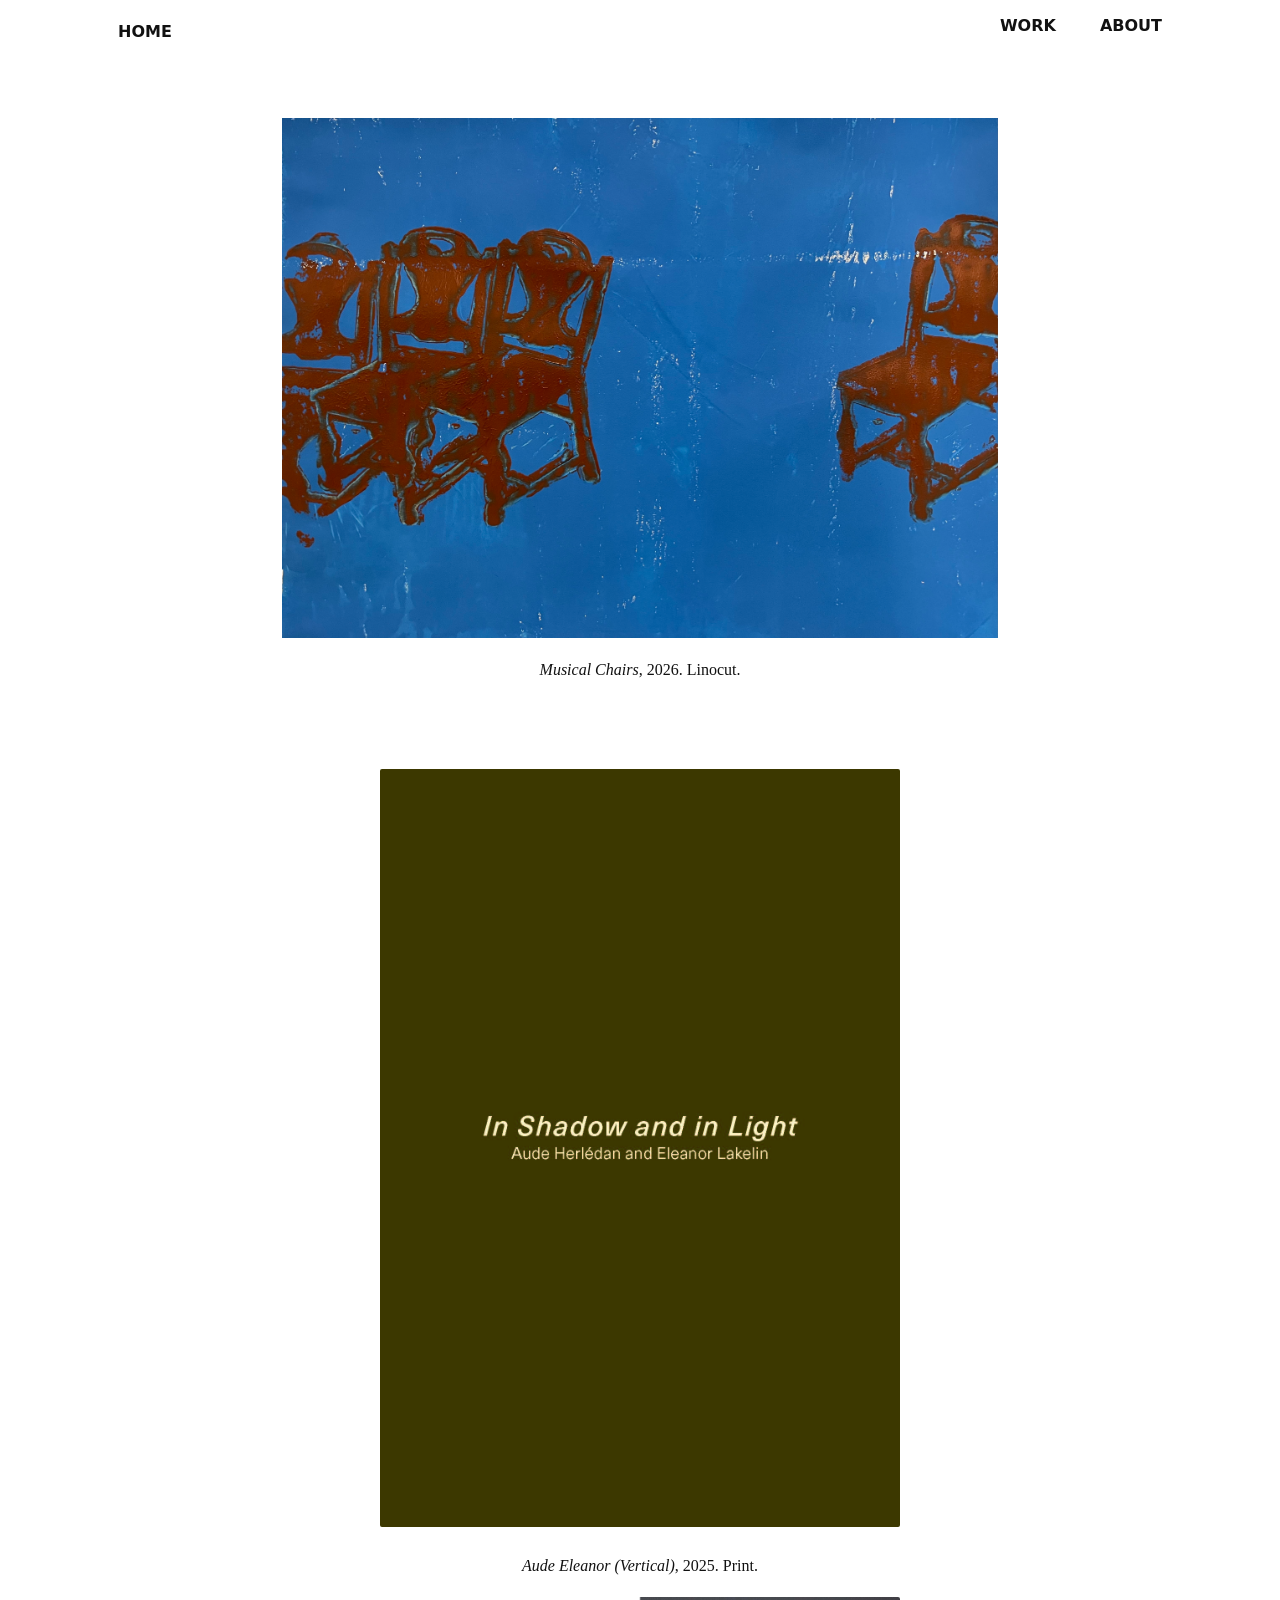
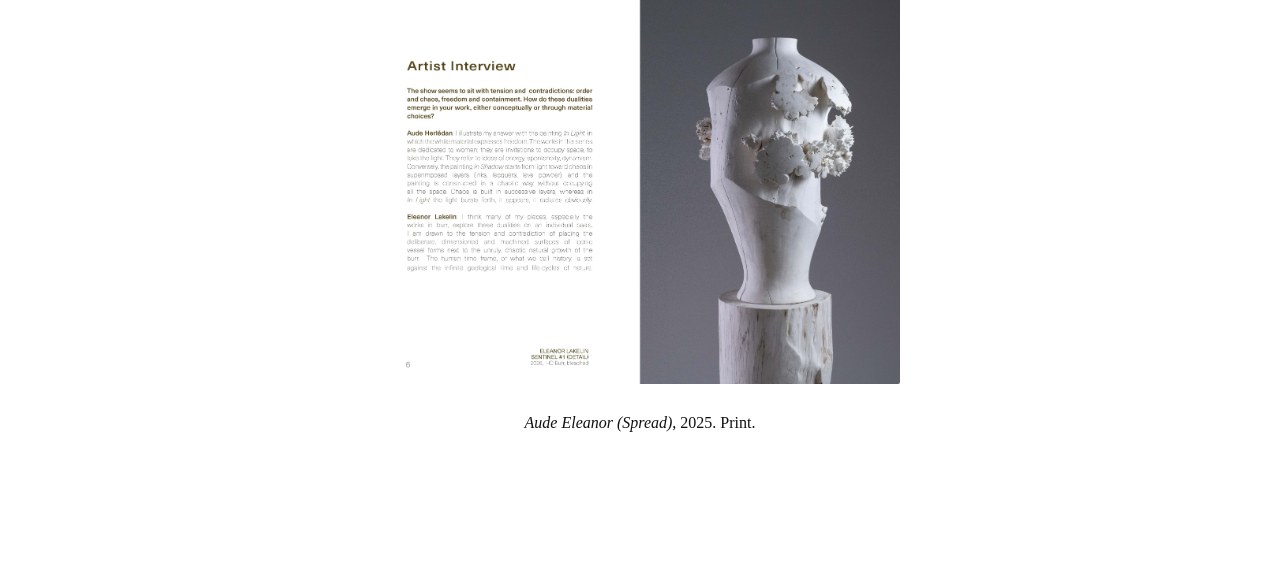
<file: index.html>
<!doctype html>
<html lang="en">
<head>
  <meta charset="utf-8" />
  <meta name="viewport" content="width=device-width,initial-scale=1" />
  <title>Michael Butler — Home</title>
  <link rel="stylesheet" href="css/styles.css">
  <script defer src="js/main.js"></script>
</head>
<body>
  <header class="site-header">
    <div class="header-inner">
      <div class="header-left">
        <a class="home-link" href="index.html">HOME</a>
      </div>
      <div class="header-right">
        <nav class="top-nav" aria-label="Main navigation">
          <a class="nav-link" href="work.html">WORK</a>
          <a class="nav-link" href="about.html">ABOUT</a>
        </nav>
      </div>
    </div>
  </header>

<main class="feed" role="main">
</main>

<script>
const feed = document.querySelector('.feed');

fetch('content/home-projects.json')
  .then(res => res.json())
  .then(data => {
    const projects = data.homePageLayout[0].projects;

    // Project 1 (full width)
    const project1 = projects[0];
    feed.innerHTML += `
      <article class="feed-item horizontal-full">
        <div class="image-placeholder" style="background-image: url('${project1.imageUrl}')"></div>
        <div class="caption">
          <h2 class="caption-title"><em>${project1.title}</em>, ${project1.year}. ${project1.medium}.</h2>
        </div>
      </article>
    `;

    // Projects 2 & 3 side by side
feed.innerHTML += `
  <article class="feed-item horizontal-pair">
    <div class="side-by-side">
      ${projects.slice(1).map(p => `
        <div class="half-project">
          <img src="${p.imageUrl}" alt="${p.title}" class="half-image"/>
          <div class="caption">
            <h2 class="caption-title"><em>${p.title}</em>, ${p.year}. ${p.medium}.</h2>
          </div>
        </div>
      `).join('')}
    </div>
  </article>
`;
  });
</script>
</file>
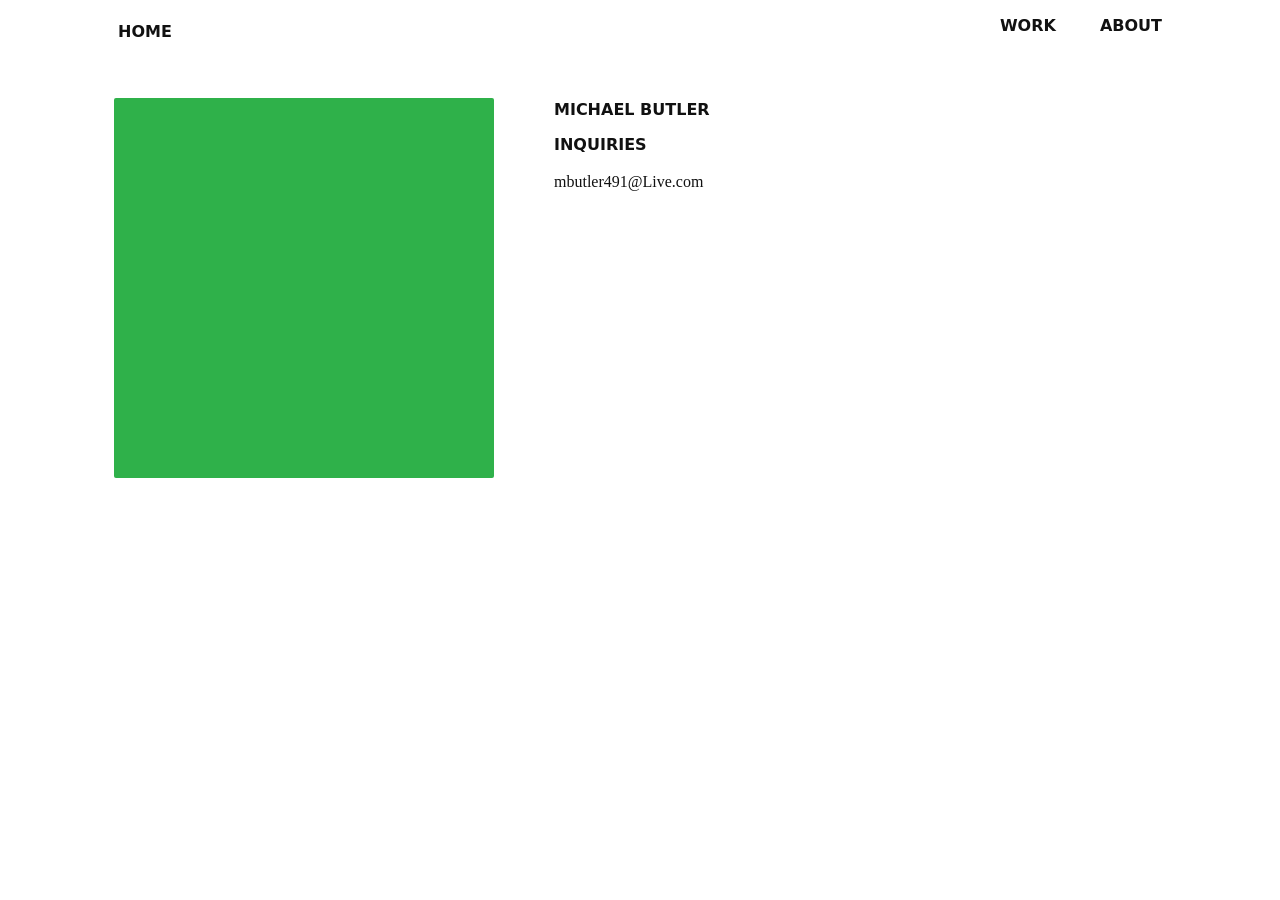
<file: about.html>
<!doctype html>
<html lang="en">
<head>
  <meta charset="utf-8" />
  <meta name="viewport" content="width=device-width,initial-scale=1" />
  <title>About — Michael Butler</title>
  <link rel="stylesheet" href="css/styles.css">
  <script defer src="js/main.js"></script>
</head>
<body>
  <header class="site-header">
    <div class="header-inner">
      <div class="header-left">
        <a class="home-link" href="index.html">HOME</a>
      </div>
      <div class="header-right">
        <nav class="top-nav" aria-label="Main navigation">
          <a class="nav-link" href="work.html">WORK</a>
          <a class="nav-link" href="about.html">ABOUT</a>
        </nav>
      </div>
    </div>
  </header>

<main class="about" role="main">
  <section class="about-top">
    <div class="about-image" style="background:#2fb14a" aria-hidden="true"></div>
    <div class="about-copy">
      <h1 class="about-name">MICHAEL BUTLER</h1>
      <section class="contact">
        <h2 class="contact-heading">INQUIRIES</h2>
        <a href="mailto:mbutler491@Live.com" class="contact-email">mbutler491@Live.com</a>
      </section>
    </div>
  </section>
</main>


  <footer class="site-footer"></footer>
</body>
</html>
</file>
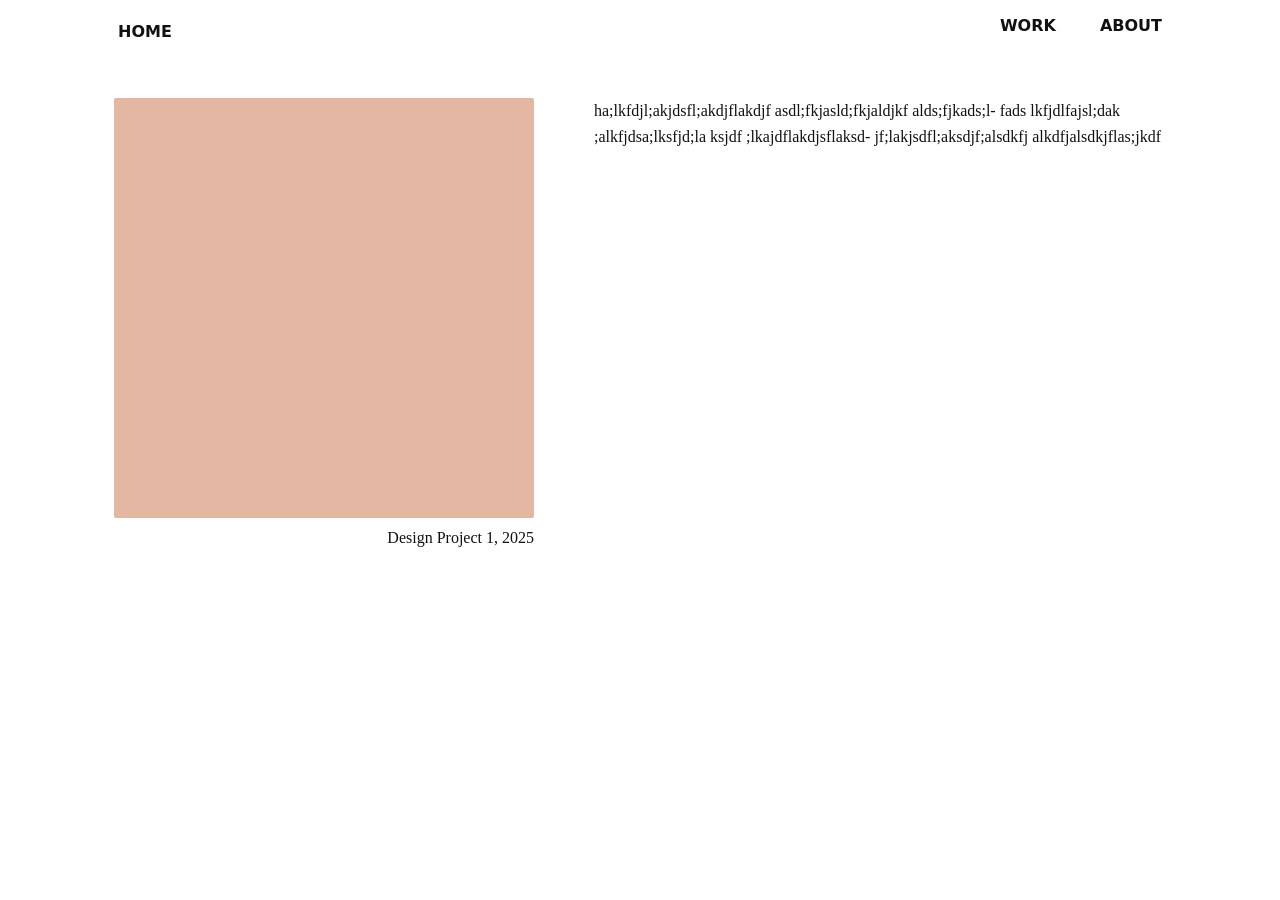
<file: project.html>
<!doctype html>
<html lang="en">
<head>
  <meta charset="utf-8" />
  <meta name="viewport" content="width=device-width,initial-scale=1" />
  <title>Design Project 1 — Michael Butler</title>
  <link rel="stylesheet" href="css/styles.css">
  <script defer src="js/main.js"></script>
</head>
<body>
  <header class="site-header">
    <div class="header-inner">
      <div class="header-left">
        <a class="home-link" href="index.html">HOME</a>
      </div>
      <div class="header-right">
        <nav class="top-nav" aria-label="Main navigation">
          <a class="nav-link" href="work.html">WORK</a>
          <a class="nav-link" href="about.html">ABOUT</a>
        </nav>
      </div>
    </div>
  </header>
  
<main class="project" role="main">
    <section class="project-body">
      <div class="project-image-wrapper">
        <div class="project-image" style="background:#e3b7a1" aria-hidden="true"></div>
        <h1 class="project-title">Design Project 1, 2025</h1>
      </div>

      <div class="project-copy">
        <p class="lead">
          ha;lkfdjl;akjdsfl;akdjflakdjf asdl;fkjasld;fkjaldjkf alds;fjkads;l-
          fads lkfjdlfajsl;dak ;alkfjdsa;lksfjd;la ksjdf ;lkajdflakdjsflaksd-
          jf;lakjsdfl;aksdjf;alsdkfj alkdfjalsdkjflas;jkdf
        </p>
      </div>
    </section>

  </main>

  <footer class="site-footer"></footer>
</body>
</html>
</file>
<file: css/styles.css>
:root{
  --bg:#ffffff;
  --heading-font: "Avenir Next", system-ui, -apple-system, "Segoe UI", Roboto, "Helvetica Neue", Arial, sans-serif;
  --body-font: "Palatino", "Palatino Linotype", "Georgia", serif;
  --max-width:1100px;
  --gutter:28px;
  --text:#111;
  --muted:#6b6b6b;
}

/* Reset / base */
*{box-sizing:border-box;margin:0;padding:0}
html,body{height:100%}
body{
  background:var(--bg);
  font-family:var(--body-font);
  color:var(--text);
  -webkit-font-smoothing:antialiased;
  -moz-osx-font-smoothing:grayscale;
  line-height:1.45;
  font-size:18px;
}

/* ========== HEADER ========== */
.site-header{
  padding:18px calc((100% - var(--max-width))/2 + var(--gutter));
  background:transparent;
  position:relative;
  z-index:20;
}
.header-inner{
  max-width:var(--max-width);
  margin:0 auto;
  display:flex;
  justify-content:space-between;
  align-items:flex-start; /* keep top alignment */
  gap:12px;
}

/* HOME left */
.header-left .home-link{
  font-family:var(--heading-font);
  font-weight:600;
  font-size:16px; /* slightly smaller */
  color:var(--text);
  text-decoration:none;
  display:inline-block;
  line-height:1;
}

/* WORK / ABOUT right */
.header-right .top-nav{
  display:flex;
  gap:44px; /* larger spacing between WORK and ABOUT */
  align-items:flex-start;
}
.top-nav .nav-link{
  font-family:var(--heading-font);
  font-weight:600;
  font-size:16px; /* slightly smaller */
  color:var(--text);
  text-decoration:none;
  line-height:1;
}


/* ========== MAIN FEED (home) ========== */
/* container */
.feed{
  max-width:var(--max-width);
  margin:0 auto;
  padding:56px 24px;
  display:block;
}

/* feed item: center placeholder and caption, use same width */
.feed-item{
  margin-bottom:88px;
  display:block;
  text-align:center;
  width:100%;
}
.image-placeholder{
  width:520px;
  height:520px;
  margin:0 auto;
  border-radius:2px;
  display:block;
  background-size:cover;
  background-position:center;
  box-shadow:none;
}

/* caption container matches placeholder width and centers */
.caption{
  margin-top:20px;
  text-align:center;
  width:520px;
  margin-left:auto;
  margin-right:auto;
}

/* Project title: Palatino italic */
.caption-title{
  font-family:var(--body-font); /* Palatino */
  font-size:16px;
  font-weight:400;
  font-style:normal; /* project name + year both italic */
  color:var(--text);
  margin:0;
}

/* Inquire text: matches title style exactly */
.caption-action{margin-top:12px}
.caption-link,
.inquire{
  font-family:var(--body-font);
  font-size:16px;
  font-weight:400;
  font-style:italic; /* match title */
  color:var(--text);
  text-decoration:none;
}





/* ========== WORK / PROJECT / ABOUT ========== */
.container{
  max-width:var(--max-width);
  margin:0 auto;
  padding:36px 24px;
}

/* Work list (table) */
.work-list{max-width:var(--max-width);margin:0 auto;padding:36px 24px}
.work-heading{font-family:var(--heading-font);font-size:25px;margin-bottom:24px}
.projects-table{width:100%;border-collapse:collapse}
.projects-table thead th{
  font-family:var(--body-font); /* Palatino like home captions */
  font-size:16px; /* match home caption size */
  text-align:left;
  padding:12px 0;
  border-bottom:1px solid rgba(0,0,0,0.12);
  font-weight:400;
  font-style:normal;
}

.projects-table tbody td{
  padding:22px 0;
  font-family:var(--body-font);
  font-size:16px; /* match headers */
  color:var(--text);
}

.project-link{
  font-family:var(--body-font);
  font-style:italic;
  text-decoration:none;
  color:var(--text);
}
.col-scope,.col-date{
  font-family:var(--body-font);
  font-size:16px; /* match header */
  color:var(--text); /* match darkness of other text */
  padding-right:12px; /* reduce right padding for tighter spacing */
}



/* Project detail */
.project{max-width:var(--max-width);margin:0 auto;padding:36px 24px}
.project-image-wrapper{
  display:flex;
  flex-direction:column;
  align-items:flex-end; /* right-align title with image */
}
.project-title{
  font-family:var(--body-font); /* Palatino */
  font-size:16px;
  font-weight:400;
  font-style:normal;
  margin-top:8px; /* minimal spacing below image */
  margin-bottom:0;
  color:var(--text);
  text-align:right;
}


.project-body{display:grid;grid-template-columns:420px 1fr;gap:60px;align-items:start}
.project-image{width:100%;height:420px;border-radius:2px}
.project-copy .lead{
  font-family:var(--body-font);
  font-size:16px; /* match all body text */
  color:var(--text);
  line-height:1.6;
}


/* About */
.about{max-width:var(--max-width);margin:0 auto;padding:36px 24px}
.about-top{display:grid;grid-template-columns:380px 1fr;gap:60px;align-items:start;margin-bottom:48px}
.about-image{width:100%;height:380px;border-radius:2px}
.about-name{
  font-family:var(--heading-font);
  font-size:16px;
  font-weight:600;
  margin-bottom:12px;
  color:var(--text);
}

.contact{
  margin-top:0; /* remove previous margin */
}
.contact-heading{
  font-family:var(--heading-font);
  font-size:16px;
  font-weight:600;
  color:var(--text);
  margin-bottom:12px;
}
.contact-email{
  font-family:var(--body-font);
  font-size:16px;
  color:var(--text);
  text-decoration:none;
}
/* Footer */
.site-footer{max-width:var(--max-width);margin:0 auto;padding:16px 24px;display:flex;justify-content:flex-end}

/* ========== RESPONSIVE ========== */
@media (max-width:1100px){
  .project-body{grid-template-columns:360px 1fr;gap:40px}
  .about-top{grid-template-columns:320px 1fr;gap:40px}
}
@media (max-width:900px){
  .image-placeholder{width:420px;height:420px}
  .feed-item{margin-bottom:64px}
  .project-body{grid-template-columns:1fr;gap:28px}
  .about-top{grid-template-columns:1fr;gap:28px}
}
@media (max-width:520px){
  .header-left .home-link,.top-nav .nav-link{font-size:14px}
  .image-placeholder{width:100%;height:320px}
  .project-image{height:220px}
  .about-image{height:220px}
  .feed{padding:24px 16px}
  .projects-table thead th{font-size:16px}
  .projects-table tbody td{font-size:18px;padding:18px 0}
  .project-body{gap:20px}
}
/* Main homepage image */
.feed-item.horizontal-full .image-placeholder {
  width: 90%;
  max-width: 900px;
  height: 520px;           /* FIX: set a visible height */
  margin: 0 auto;
  background-size: contain;
  background-repeat: no-repeat;
  background-position: center;
}

/* PDF images container */
.pdf-row {
  display: flex;
  justify-content: center;
  gap: 40px;          /* space between images */
  margin-top: 40px;
  flex-wrap: wrap;     /* allows stacking on small screens */
}

/* Individual PDF item */
.pdf-item {
  display: flex;
  flex-direction: column;
  align-items: center;
  flex: 0 1 45%;       /* roughly half the container width */
  max-width: 500px;    /* prevents images from getting too large */
}

/* PDF images */
.pdf-image {
  width: 100%;
  height: auto;        /* maintain original proportions */
}

/* Captions */
.pdf-item .caption {
  margin-top: 12px;
  text-align: center;
}

/* Responsive adjustments */
@media (max-width: 768px) {
  .pdf-item {
    flex: 0 1 100%;    /* stack vertically on tablets and smaller */
  }

  .feed-item.horizontal-full .image-placeholder {
    width: 100%;
  }
}
/* ===== Projects 2 & 3 side by side ===== */
/* ===== Projects 2 & 3 side by side ===== */
.side-by-side {
  display: flex;
  gap: 20px;
  justify-content: center;
  flex-wrap: wrap;      /* stack on small screens */
  margin-top: 40px;
}

.half-project {
  flex: 0 1 48%;        /* roughly half width on desktop */
  text-align: center;
}

.half-project .half-image {
  width: 100%;
  height: auto;         /* natural proportions */
  border-radius: 2px;
}

@media (max-width: 768px) {
  .half-project {
    flex: 0 1 100%;     /* full width on mobile */
  }
}
</file>
